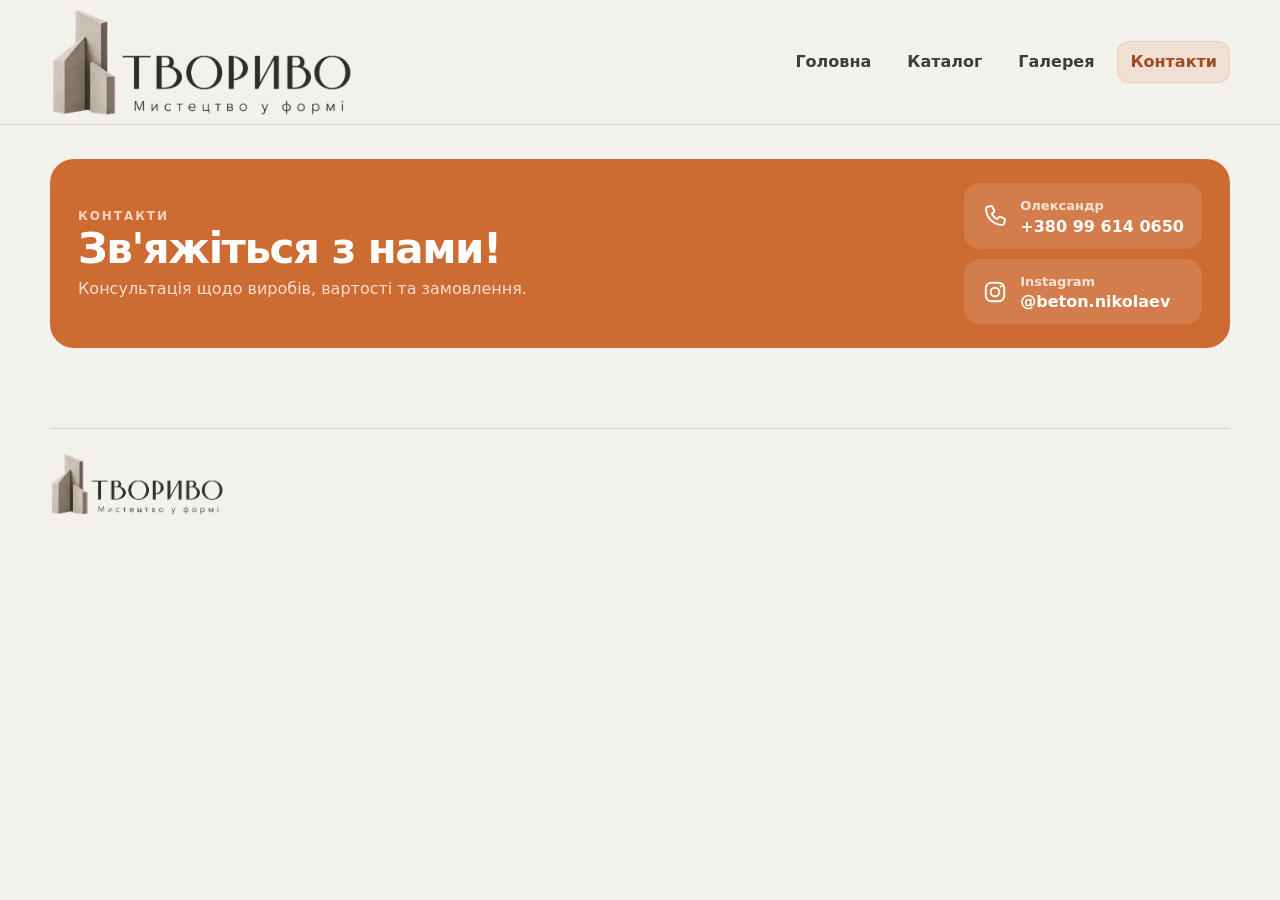
<file: src/contacts.html>
<!DOCTYPE html>

<html lang="uk">
<head>
<meta charset="utf-8"/>
<meta content="width=device-width, initial-scale=1" name="viewport"/>
<meta content="Контакти ТВОРИВО для консультації та замовлення виробів з бетону. Телефон: +380 99 614 0650. Instagram: @beton.nikolaev." name="description"/>
<title>Контакти ТВОРИВО — замовлення виробів з бетону</title>
<link href="assets/css/style.css" rel="stylesheet"/>
<meta content="index, follow, max-image-preview:large, max-snippet:-1, max-video-preview:-1" name="robots"/><link href="https://tvoryvo.uk/contacts.html" rel="canonical"/><link href="/assets/img/logo-mark.png" rel="icon" type="image/png"/><meta content="uk_UA" property="og:locale"/><meta content="website" property="og:type"/><meta content="ТВОРИВО" property="og:site_name"/><meta content="Контакти ТВОРИВО — замовлення виробів з бетону" property="og:title"/><meta content="Контакти ТВОРИВО для консультації та замовлення виробів з бетону. Телефон: +380 99 614 0650. Instagram: @beton.nikolaev." property="og:description"/><meta content="https://tvoryvo.uk/contacts.html" property="og:url"/><meta content="https://tvoryvo.uk/assets/img/og-cover.jpg" property="og:image"/><meta content="1200" property="og:image:width"/><meta content="630" property="og:image:height"/><meta content="ТВОРИВО — Мистецтво у формі" property="og:image:alt"/><meta content="summary_large_image" name="twitter:card"/><meta content="Контакти ТВОРИВО — замовлення виробів з бетону" name="twitter:title"/><meta content="Контакти ТВОРИВО для консультації та замовлення виробів з бетону. Телефон: +380 99 614 0650. Instagram: @beton.nikolaev." name="twitter:description"/><meta content="https://tvoryvo.uk/assets/img/og-cover.jpg" name="twitter:image"/><script data-seo-jsonld="true" type="application/ld+json">{"@context":"https://schema.org","@type":"Organization","@id":"https://tvoryvo.uk/#organization","name":"ТВОРИВО","url":"https://tvoryvo.uk/","logo":"https://tvoryvo.uk/assets/img/logo-tvoryvo.png","image":"https://tvoryvo.uk/assets/img/og-cover.jpg","description":"Художні та утилітарні вироби з бетону для приватних і громадських просторів.","contactPoint":{"@type":"ContactPoint","telephone":"+380996140650","contactType":"sales","availableLanguage":["uk"]},"sameAs":["https://www.instagram.com/beton.nikolaev"]}</script><script data-seo-jsonld="true" type="application/ld+json">{"@context":"https://schema.org","@type":"ContactPage","@id":"https://tvoryvo.uk/contacts.html#webpage","url":"https://tvoryvo.uk/contacts.html","name":"Контакти ТВОРИВО — замовлення виробів з бетону","description":"Контакти ТВОРИВО для консультації та замовлення виробів з бетону. Телефон: +380 99 614 0650. Instagram: @beton.nikolaev.","inLanguage":"uk-UA","mainEntity":{"@id":"https://tvoryvo.uk/#organization"}}</script><script data-seo-jsonld="true" type="application/ld+json">{"@context":"https://schema.org","@type":"BreadcrumbList","@id":"https://tvoryvo.uk/contacts.html#breadcrumb","itemListElement":[{"@type":"ListItem","position":1,"name":"Головна","item":"https://tvoryvo.uk/"},{"@type":"ListItem","position":2,"name":"Контакти","item":"https://tvoryvo.uk/contacts.html"}]}</script></head>
<body>
<header class="site-header">
<div class="container header-inner">
<a aria-label="ТВОРИВО — Мистецтво у формі" class="brand brand-image" href="/">
<img alt="ТВОРИВО — Мистецтво у формі" src="assets/img/logo-tvoryvo.png"/>
</a>
<nav class="nav">
<a href="/">Головна</a>
<a href="/catalog.html">Каталог</a>
<a href="/gallery.html">Галерея</a>
<a class="active" href="/contacts.html">Контакти</a>
</nav>
</div>
</header>
<main>
<section class="section contacts-page page-content-top"><div class="container"><div class="contact-panel contact-panel--compact contacts-page-panel"><div><div class="eyebrow" style="color:#f3d5c4">Контакти</div><h1 class="contacts-title contacts-title--compact">Зв'яжіться з нами!</h1><p class="contacts-copy contacts-copy--light">Консультація щодо виробів, вартості та замовлення.</p></div><div class="contact-links"><a class="contact-link" href="tel:+380996140650"><span aria-hidden="true" class="contact-icon"><svg fill="none" viewbox="0 0 24 24"><path d="M5.2 3.5 8 2.8c.7-.2 1.5.2 1.8.9l1.3 3.2c.3.7.1 1.4-.5 1.9L9 10.1a15.1 15.1 0 0 0 4.9 4.9l1.3-1.6c.5-.6 1.2-.8 1.9-.5l3.2 1.3c.7.3 1.1 1.1.9 1.8l-.7 2.8c-.2.8-.9 1.4-1.8 1.4C10.5 20.2 3.8 13.5 3.8 5.3c0-.9.6-1.6 1.4-1.8Z" stroke="currentColor" stroke-linecap="round" stroke-linejoin="round" stroke-width="1.8"></path></svg></span><span class="contact-link__copy"><span>Олександр</span><strong>+380 99 614 0650</strong></span></a><a class="contact-link" href="https://www.instagram.com/beton.nikolaev" rel="noopener noreferrer" target="_blank"><span aria-hidden="true" class="contact-icon"><svg fill="none" viewbox="0 0 24 24"><rect height="17" rx="5" stroke="currentColor" stroke-width="1.8" width="17" x="3.5" y="3.5"></rect><circle cx="12" cy="12" r="4" stroke="currentColor" stroke-width="1.8"></circle><circle cx="17.4" cy="6.8" fill="currentColor" r="1.1"></circle></svg></span><span class="contact-link__copy"><span>Instagram</span><strong>@beton.nikolaev</strong></span></a></div></div></div></section>
</main>
<footer class="footer">
<div class="container footer-inner">
<div class="footer-brand"><img alt="ТВОРИВО" src="assets/img/logo-tvoryvo.png"/></div>
</div>
</footer>
<script src="data/products.js"></script>
<script src="data/gallery.js"></script>
<script src="assets/js/common.js"></script>
<script src="assets/js/home.js"></script>
<script src="assets/js/catalog.js"></script>
<script src="assets/js/gallery.js"></script>
<script src="assets/js/router.js"></script>
</body>
</html>
</file>
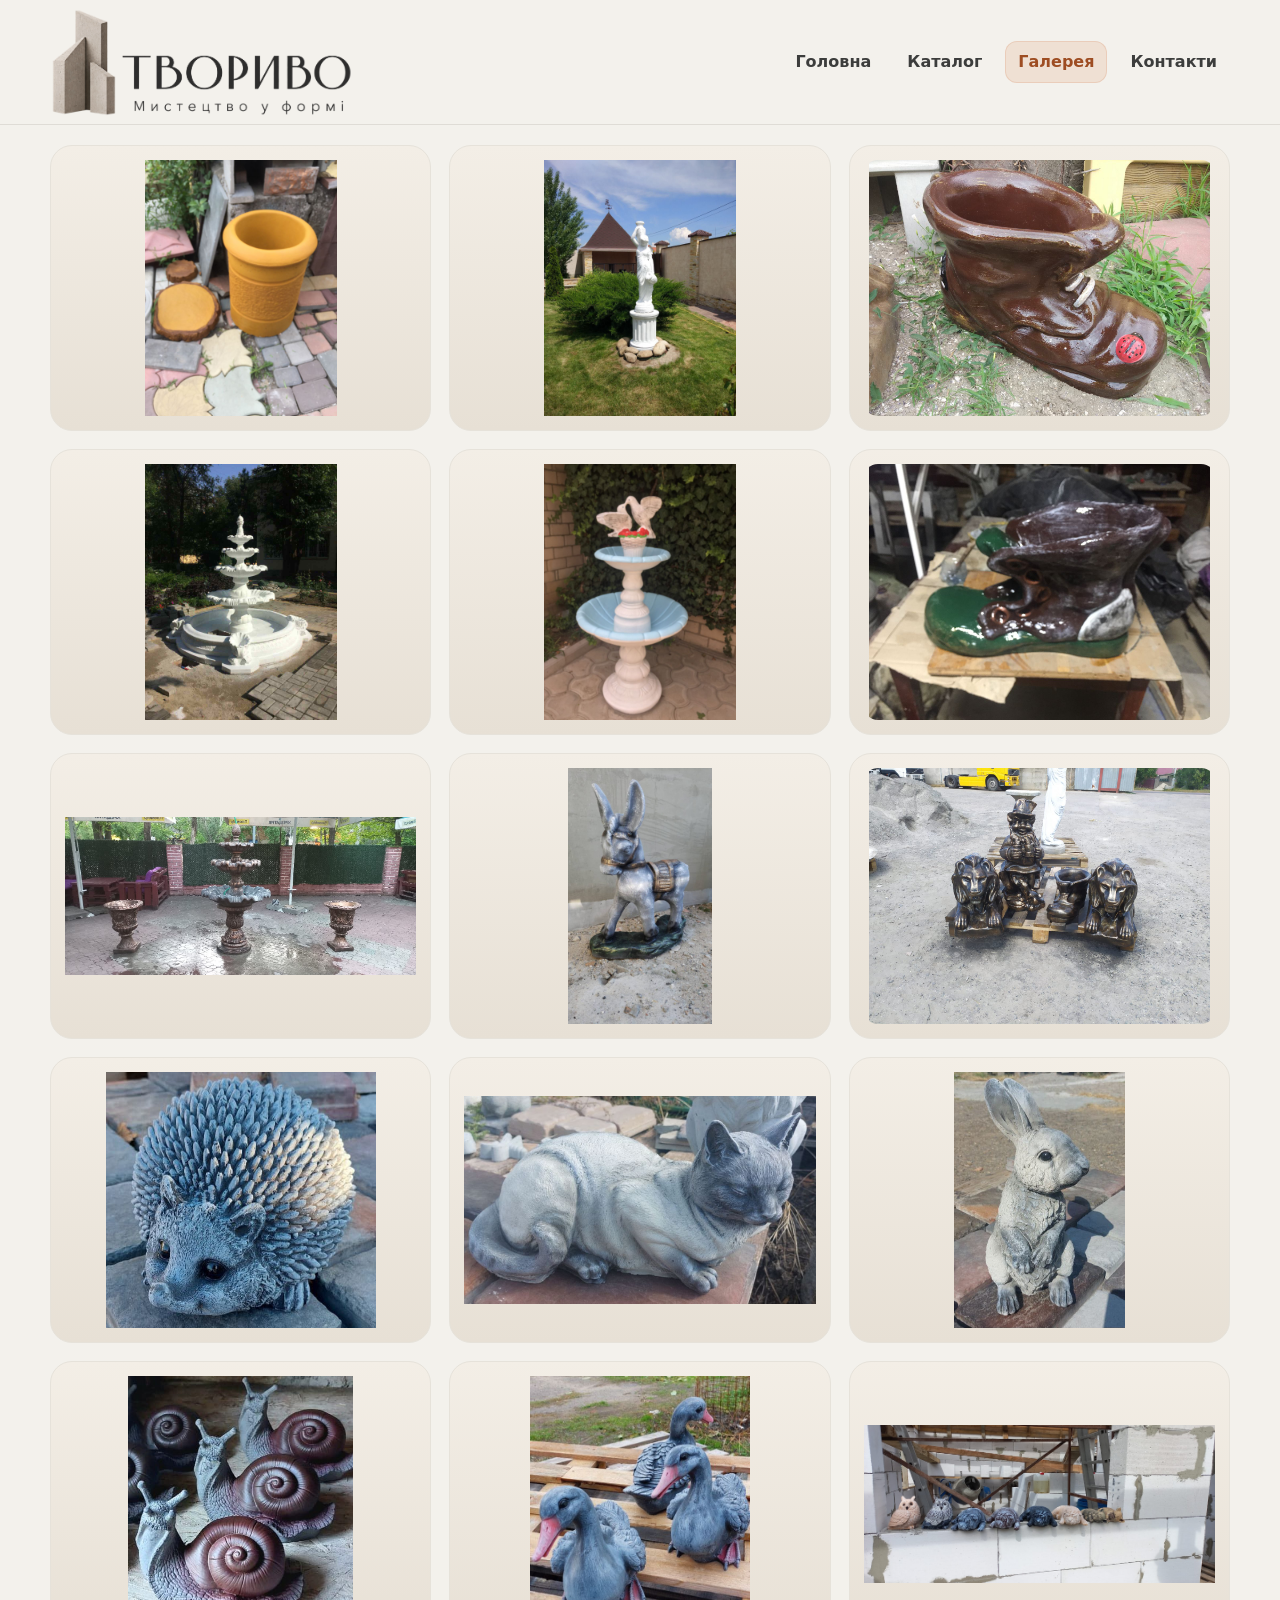
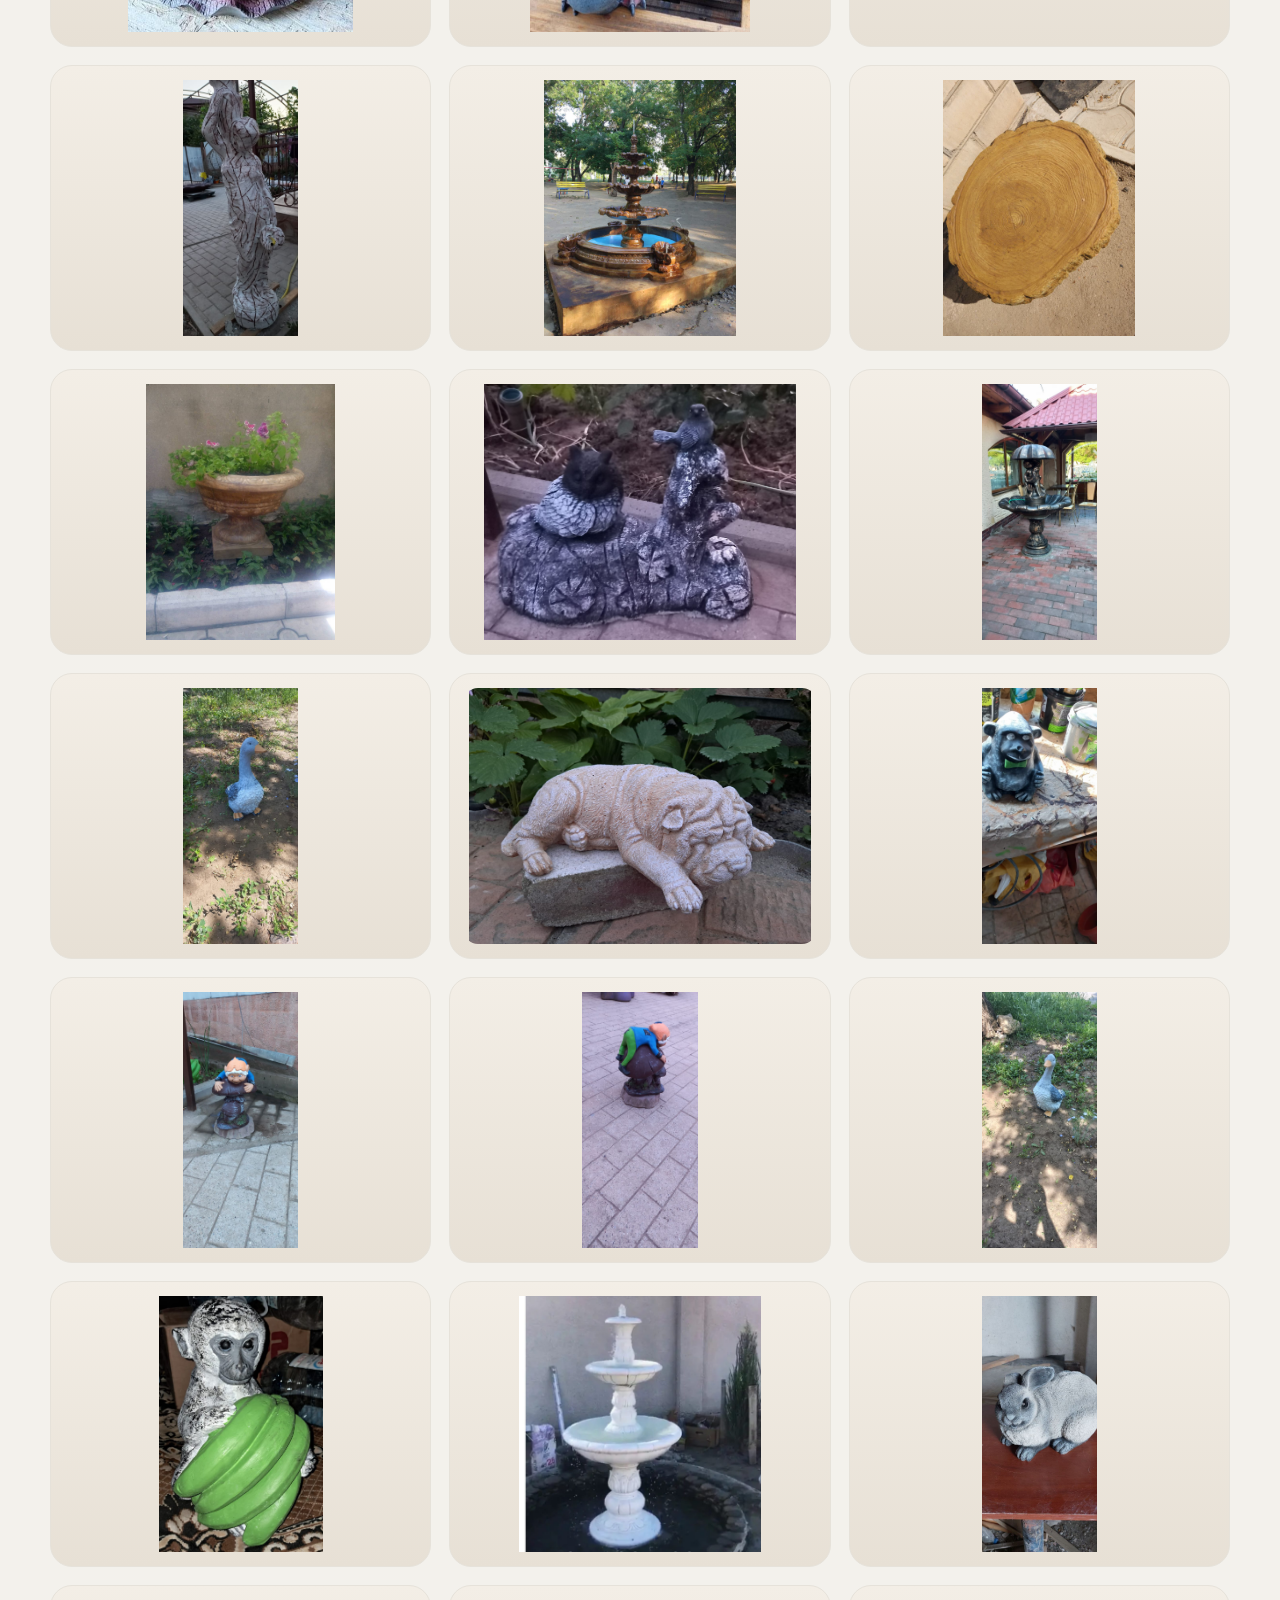
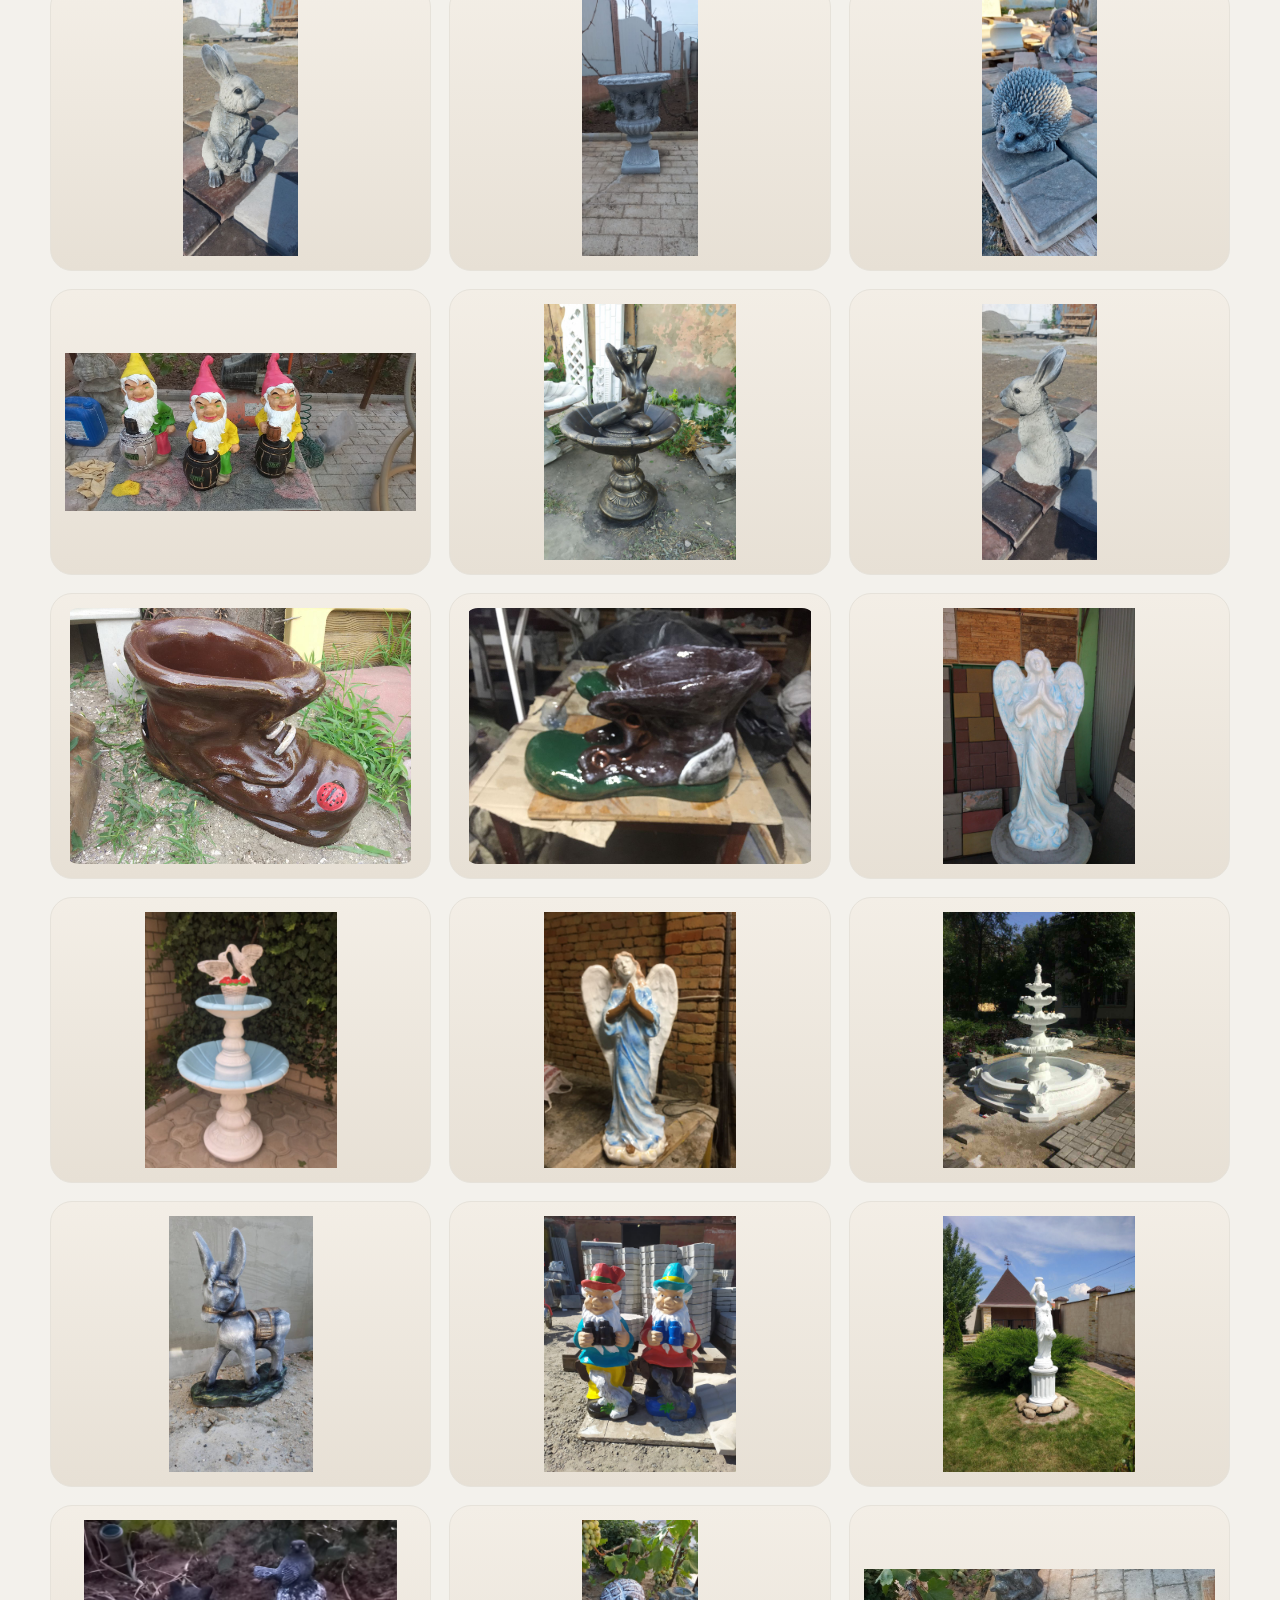
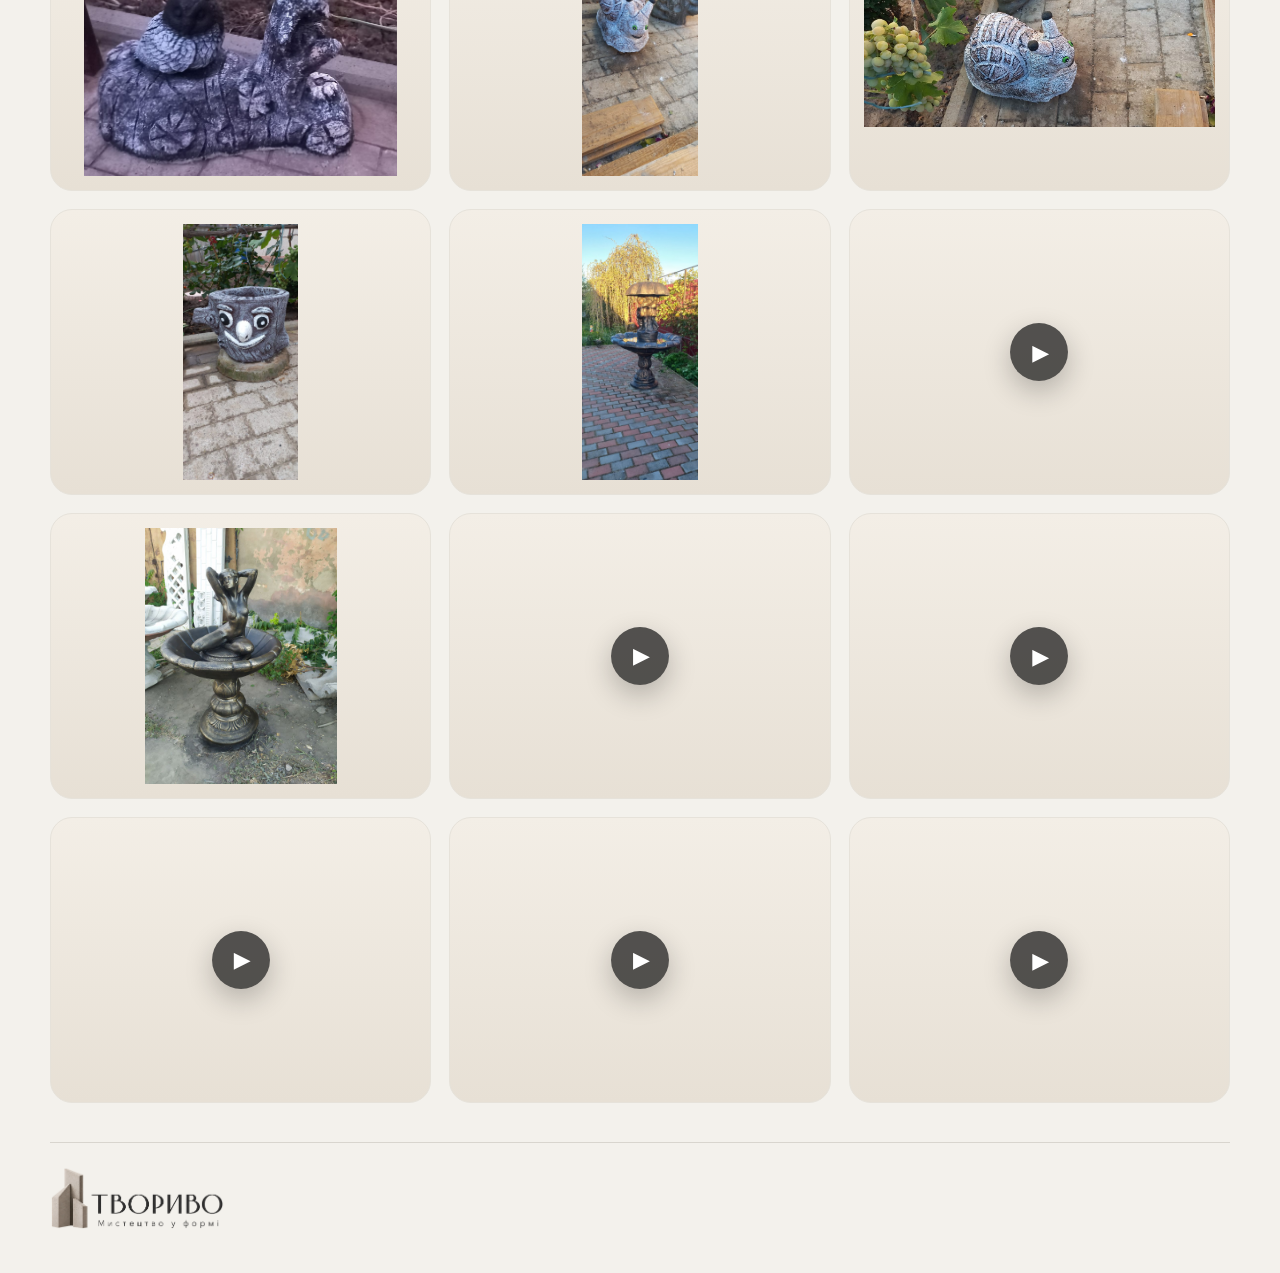
<file: src/gallery.html>
<!DOCTYPE html>

<html lang="uk">
<head>
<meta charset="utf-8"/>
<meta content="width=device-width, initial-scale=1" name="viewport"/>
<meta content="Фото та відео виконаних робіт ТВОРИВО: бетонні вазони, фонтани, садово-паркові вироби, скульптури та реалізовані об’єкти." name="description"/>
<title>Галерея виконаних робіт з бетону | ТВОРИВО</title>
<link href="assets/css/style.css" rel="stylesheet"/>
<meta content="index, follow, max-image-preview:large, max-snippet:-1, max-video-preview:-1" name="robots"/><link href="https://tvoryvo.uk/gallery.html" rel="canonical"/><link href="/assets/img/logo-mark.png" rel="icon" type="image/png"/><meta content="uk_UA" property="og:locale"/><meta content="website" property="og:type"/><meta content="ТВОРИВО" property="og:site_name"/><meta content="Галерея виконаних робіт з бетону | ТВОРИВО" property="og:title"/><meta content="Фото та відео виконаних робіт ТВОРИВО: бетонні вазони, фонтани, садово-паркові вироби, скульптури та реалізовані об’єкти." property="og:description"/><meta content="https://tvoryvo.uk/gallery.html" property="og:url"/><meta content="https://tvoryvo.uk/assets/img/og-cover.jpg" property="og:image"/><meta content="1200" property="og:image:width"/><meta content="630" property="og:image:height"/><meta content="ТВОРИВО — Мистецтво у формі" property="og:image:alt"/><meta content="summary_large_image" name="twitter:card"/><meta content="Галерея виконаних робіт з бетону | ТВОРИВО" name="twitter:title"/><meta content="Фото та відео виконаних робіт ТВОРИВО: бетонні вазони, фонтани, садово-паркові вироби, скульптури та реалізовані об’єкти." name="twitter:description"/><meta content="https://tvoryvo.uk/assets/img/og-cover.jpg" name="twitter:image"/><script data-seo-jsonld="true" type="application/ld+json">{"@context":"https://schema.org","@type":"Organization","@id":"https://tvoryvo.uk/#organization","name":"ТВОРИВО","url":"https://tvoryvo.uk/","logo":"https://tvoryvo.uk/assets/img/logo-tvoryvo.png","image":"https://tvoryvo.uk/assets/img/og-cover.jpg","description":"Художні та утилітарні вироби з бетону для приватних і громадських просторів.","contactPoint":{"@type":"ContactPoint","telephone":"+380996140650","contactType":"sales","availableLanguage":["uk"]},"sameAs":["https://www.instagram.com/beton.nikolaev"]}</script><script data-seo-jsonld="true" type="application/ld+json">{"@context":"https://schema.org","@type":"ImageGallery","@id":"https://tvoryvo.uk/gallery.html#gallery","url":"https://tvoryvo.uk/gallery.html","name":"Галерея виконаних робіт з бетону | ТВОРИВО","description":"Фото та відео виконаних робіт ТВОРИВО: бетонні вазони, фонтани, садово-паркові вироби, скульптури та реалізовані об’єкти.","inLanguage":"uk-UA","image":["https://tvoryvo.uk/gallery/WhatsApp%20Image%202026-09-25%20at%2013.52.44.jpeg","https://tvoryvo.uk/gallery/WhatsApp%20Image%202026-09-25%20at%2013.52.45.jpeg","https://tvoryvo.uk/gallery/WhatsApp%20Image%202026-09-25%20at%2013.52.46.jpeg","https://tvoryvo.uk/gallery/WhatsApp%20Image%202026-09-25%20at%2013.52.47%20(1).jpeg","https://tvoryvo.uk/gallery/WhatsApp%20Image%202026-09-25%20at%2013.52.47%20(2).jpeg","https://tvoryvo.uk/gallery/WhatsApp%20Image%202026-09-25%20at%2013.52.47%20(3).jpeg","https://tvoryvo.uk/gallery/WhatsApp%20Image%202026-09-25%20at%2013.52.47%20(4).jpeg","https://tvoryvo.uk/gallery/WhatsApp%20Image%202026-09-25%20at%2013.52.47%20(5).jpeg","https://tvoryvo.uk/gallery/WhatsApp%20Image%202026-09-25%20at%2013.52.48.jpeg","https://tvoryvo.uk/gallery/WhatsApp%20Image%202026-09-25%20at%2014.24.53.jpeg","https://tvoryvo.uk/gallery/WhatsApp%20Image%202026-09-25%20at%2014.24.54%20(1).jpeg","https://tvoryvo.uk/gallery/WhatsApp%20Image%202026-09-25%20at%2014.24.54%20(2).jpeg","https://tvoryvo.uk/gallery/WhatsApp%20Image%202026-09-25%20at%2014.24.54%20(3).jpeg","https://tvoryvo.uk/gallery/WhatsApp%20Image%202026-09-25%20at%2014.24.54.jpeg","https://tvoryvo.uk/gallery/work-002.jpeg","https://tvoryvo.uk/gallery/work-003.jpeg","https://tvoryvo.uk/gallery/work-004.jpeg","https://tvoryvo.uk/gallery/work-005.jpeg","https://tvoryvo.uk/gallery/work-006.jpeg","https://tvoryvo.uk/gallery/work-010.jpeg","https://tvoryvo.uk/gallery/work-011.jpeg","https://tvoryvo.uk/gallery/work-012.jpeg","https://tvoryvo.uk/gallery/work-013.jpeg","https://tvoryvo.uk/gallery/work-014.jpeg","https://tvoryvo.uk/gallery/work-015.jpeg","https://tvoryvo.uk/gallery/work-016.jpeg","https://tvoryvo.uk/gallery/work-017.jpeg","https://tvoryvo.uk/gallery/work-018.jpeg","https://tvoryvo.uk/gallery/work-019.jpeg","https://tvoryvo.uk/gallery/work-020.jpeg","https://tvoryvo.uk/gallery/work-021.jpeg","https://tvoryvo.uk/gallery/work-022.jpeg","https://tvoryvo.uk/gallery/work-023.jpeg","https://tvoryvo.uk/gallery/work-024.jpeg","https://tvoryvo.uk/gallery/work-025.jpeg","https://tvoryvo.uk/gallery/work-026.jpeg","https://tvoryvo.uk/gallery/work-027.jpeg","https://tvoryvo.uk/gallery/work-028.jpeg","https://tvoryvo.uk/gallery/work-029.jpeg","https://tvoryvo.uk/gallery/work-030.jpeg","https://tvoryvo.uk/gallery/work-031.jpeg","https://tvoryvo.uk/gallery/work-032.jpeg","https://tvoryvo.uk/gallery/work-033.jpeg","https://tvoryvo.uk/gallery/work-034.jpeg","https://tvoryvo.uk/gallery/work-035.jpeg","https://tvoryvo.uk/gallery/work-036.jpeg","https://tvoryvo.uk/gallery/work-037.jpeg","https://tvoryvo.uk/gallery/work-038.jpeg","https://tvoryvo.uk/gallery/work-039.jpeg","https://tvoryvo.uk/gallery/work-040.jpeg"]}</script><script data-seo-jsonld="true" type="application/ld+json">{"@context":"https://schema.org","@type":"BreadcrumbList","@id":"https://tvoryvo.uk/gallery.html#breadcrumb","itemListElement":[{"@type":"ListItem","position":1,"name":"Головна","item":"https://tvoryvo.uk/"},{"@type":"ListItem","position":2,"name":"Галерея","item":"https://tvoryvo.uk/gallery.html"}]}</script></head>
<body>
<header class="site-header">
<div class="container header-inner">
<a aria-label="ТВОРИВО — Мистецтво у формі" class="brand brand-image" href="/">
<img alt="ТВОРИВО — Мистецтво у формі" src="assets/img/logo-tvoryvo.png"/>
</a>
<nav class="nav">
<a href="/">Головна</a>
<a href="/catalog.html">Каталог</a>
<a class="active" href="/gallery.html">Галерея</a>
<a href="/contacts.html">Контакти</a>
</nav>
</div>
</header>
<main>
<section class="section gallery-section page-content-top">
<div class="container">
<div class="gallery-grid" id="gallery-grid"><button aria-label="Відкрити фото" class="gallery-card" data-gallery-index="0" type="button"><img alt="Виконана робота 1" class="gallery-thumb-media" loading="lazy" src="gallery/WhatsApp Image 2026-09-25 at 13.52.44.jpeg"/></button><button aria-label="Відкрити фото" class="gallery-card" data-gallery-index="1" type="button"><img alt="Виконана робота 2" class="gallery-thumb-media" loading="lazy" src="gallery/WhatsApp Image 2026-09-25 at 13.52.45.jpeg"/></button><button aria-label="Відкрити фото" class="gallery-card" data-gallery-index="2" type="button"><img alt="Виконана робота 3" class="gallery-thumb-media" loading="lazy" src="gallery/WhatsApp Image 2026-09-25 at 13.52.46.jpeg"/></button><button aria-label="Відкрити фото" class="gallery-card" data-gallery-index="3" type="button"><img alt="Виконана робота 4" class="gallery-thumb-media" loading="lazy" src="gallery/WhatsApp Image 2026-09-25 at 13.52.47 (1).jpeg"/></button><button aria-label="Відкрити фото" class="gallery-card" data-gallery-index="4" type="button"><img alt="Виконана робота 5" class="gallery-thumb-media" loading="lazy" src="gallery/WhatsApp Image 2026-09-25 at 13.52.47 (2).jpeg"/></button><button aria-label="Відкрити фото" class="gallery-card" data-gallery-index="5" type="button"><img alt="Виконана робота 6" class="gallery-thumb-media" loading="lazy" src="gallery/WhatsApp Image 2026-09-25 at 13.52.47 (3).jpeg"/></button><button aria-label="Відкрити фото" class="gallery-card" data-gallery-index="6" type="button"><img alt="Виконана робота 7" class="gallery-thumb-media" loading="lazy" src="gallery/WhatsApp Image 2026-09-25 at 13.52.47 (4).jpeg"/></button><button aria-label="Відкрити фото" class="gallery-card" data-gallery-index="7" type="button"><img alt="Виконана робота 8" class="gallery-thumb-media" loading="lazy" src="gallery/WhatsApp Image 2026-09-25 at 13.52.47 (5).jpeg"/></button><button aria-label="Відкрити фото" class="gallery-card" data-gallery-index="8" type="button"><img alt="Виконана робота 9" class="gallery-thumb-media" loading="lazy" src="gallery/WhatsApp Image 2026-09-25 at 13.52.48.jpeg"/></button><button aria-label="Відкрити фото" class="gallery-card" data-gallery-index="9" type="button"><img alt="Виконана робота 10" class="gallery-thumb-media" loading="lazy" src="gallery/WhatsApp Image 2026-09-25 at 14.24.53.jpeg"/></button><button aria-label="Відкрити фото" class="gallery-card" data-gallery-index="10" type="button"><img alt="Виконана робота 11" class="gallery-thumb-media" loading="lazy" src="gallery/WhatsApp Image 2026-09-25 at 14.24.54 (1).jpeg"/></button><button aria-label="Відкрити фото" class="gallery-card" data-gallery-index="11" type="button"><img alt="Виконана робота 12" class="gallery-thumb-media" loading="lazy" src="gallery/WhatsApp Image 2026-09-25 at 14.24.54 (2).jpeg"/></button><button aria-label="Відкрити фото" class="gallery-card" data-gallery-index="12" type="button"><img alt="Виконана робота 13" class="gallery-thumb-media" loading="lazy" src="gallery/WhatsApp Image 2026-09-25 at 14.24.54 (3).jpeg"/></button><button aria-label="Відкрити фото" class="gallery-card" data-gallery-index="13" type="button"><img alt="Виконана робота 14" class="gallery-thumb-media" loading="lazy" src="gallery/WhatsApp Image 2026-09-25 at 14.24.54.jpeg"/></button><button aria-label="Відкрити фото" class="gallery-card" data-gallery-index="14" type="button"><img alt="Виконана робота 15" class="gallery-thumb-media" loading="lazy" src="gallery/work-002.jpeg"/></button><button aria-label="Відкрити фото" class="gallery-card" data-gallery-index="15" type="button"><img alt="Виконана робота 16" class="gallery-thumb-media" loading="lazy" src="gallery/work-003.jpeg"/></button><button aria-label="Відкрити фото" class="gallery-card" data-gallery-index="16" type="button"><img alt="Виконана робота 17" class="gallery-thumb-media" loading="lazy" src="gallery/work-004.jpeg"/></button><button aria-label="Відкрити фото" class="gallery-card" data-gallery-index="17" type="button"><img alt="Виконана робота 18" class="gallery-thumb-media" loading="lazy" src="gallery/work-005.jpeg"/></button><button aria-label="Відкрити фото" class="gallery-card" data-gallery-index="18" type="button"><img alt="Виконана робота 19" class="gallery-thumb-media" loading="lazy" src="gallery/work-006.jpeg"/></button><button aria-label="Відкрити фото" class="gallery-card" data-gallery-index="19" type="button"><img alt="Виконана робота 20" class="gallery-thumb-media" loading="lazy" src="gallery/work-010.jpeg"/></button><button aria-label="Відкрити фото" class="gallery-card" data-gallery-index="20" type="button"><img alt="Виконана робота 21" class="gallery-thumb-media" loading="lazy" src="gallery/work-011.jpeg"/></button><button aria-label="Відкрити фото" class="gallery-card" data-gallery-index="21" type="button"><img alt="Виконана робота 22" class="gallery-thumb-media" loading="lazy" src="gallery/work-012.jpeg"/></button><button aria-label="Відкрити фото" class="gallery-card" data-gallery-index="22" type="button"><img alt="Виконана робота 23" class="gallery-thumb-media" loading="lazy" src="gallery/work-013.jpeg"/></button><button aria-label="Відкрити фото" class="gallery-card" data-gallery-index="23" type="button"><img alt="Виконана робота 24" class="gallery-thumb-media" loading="lazy" src="gallery/work-014.jpeg"/></button><button aria-label="Відкрити фото" class="gallery-card" data-gallery-index="24" type="button"><img alt="Виконана робота 25" class="gallery-thumb-media" loading="lazy" src="gallery/work-015.jpeg"/></button><button aria-label="Відкрити фото" class="gallery-card" data-gallery-index="25" type="button"><img alt="Виконана робота 26" class="gallery-thumb-media" loading="lazy" src="gallery/work-016.jpeg"/></button><button aria-label="Відкрити фото" class="gallery-card" data-gallery-index="26" type="button"><img alt="Виконана робота 27" class="gallery-thumb-media" loading="lazy" src="gallery/work-017.jpeg"/></button><button aria-label="Відкрити фото" class="gallery-card" data-gallery-index="27" type="button"><img alt="Виконана робота 28" class="gallery-thumb-media" loading="lazy" src="gallery/work-018.jpeg"/></button><button aria-label="Відкрити фото" class="gallery-card" data-gallery-index="28" type="button"><img alt="Виконана робота 29" class="gallery-thumb-media" loading="lazy" src="gallery/work-019.jpeg"/></button><button aria-label="Відкрити фото" class="gallery-card" data-gallery-index="29" type="button"><img alt="Виконана робота 30" class="gallery-thumb-media" loading="lazy" src="gallery/work-020.jpeg"/></button><button aria-label="Відкрити фото" class="gallery-card" data-gallery-index="30" type="button"><img alt="Виконана робота 31" class="gallery-thumb-media" loading="lazy" src="gallery/work-021.jpeg"/></button><button aria-label="Відкрити фото" class="gallery-card" data-gallery-index="31" type="button"><img alt="Виконана робота 32" class="gallery-thumb-media" loading="lazy" src="gallery/work-022.jpeg"/></button><button aria-label="Відкрити фото" class="gallery-card" data-gallery-index="32" type="button"><img alt="Виконана робота 33" class="gallery-thumb-media" loading="lazy" src="gallery/work-023.jpeg"/></button><button aria-label="Відкрити фото" class="gallery-card" data-gallery-index="33" type="button"><img alt="Виконана робота 34" class="gallery-thumb-media" loading="lazy" src="gallery/work-024.jpeg"/></button><button aria-label="Відкрити фото" class="gallery-card" data-gallery-index="34" type="button"><img alt="Виконана робота 35" class="gallery-thumb-media" loading="lazy" src="gallery/work-025.jpeg"/></button><button aria-label="Відкрити фото" class="gallery-card" data-gallery-index="35" type="button"><img alt="Виконана робота 36" class="gallery-thumb-media" loading="lazy" src="gallery/work-026.jpeg"/></button><button aria-label="Відкрити фото" class="gallery-card" data-gallery-index="36" type="button"><img alt="Виконана робота 37" class="gallery-thumb-media" loading="lazy" src="gallery/work-027.jpeg"/></button><button aria-label="Відкрити фото" class="gallery-card" data-gallery-index="37" type="button"><img alt="Виконана робота 38" class="gallery-thumb-media" loading="lazy" src="gallery/work-028.jpeg"/></button><button aria-label="Відкрити фото" class="gallery-card" data-gallery-index="38" type="button"><img alt="Виконана робота 39" class="gallery-thumb-media" loading="lazy" src="gallery/work-029.jpeg"/></button><button aria-label="Відкрити фото" class="gallery-card" data-gallery-index="39" type="button"><img alt="Виконана робота 40" class="gallery-thumb-media" loading="lazy" src="gallery/work-030.jpeg"/></button><button aria-label="Відкрити фото" class="gallery-card" data-gallery-index="40" type="button"><img alt="Виконана робота 41" class="gallery-thumb-media" loading="lazy" src="gallery/work-031.jpeg"/></button><button aria-label="Відкрити фото" class="gallery-card" data-gallery-index="41" type="button"><img alt="Виконана робота 42" class="gallery-thumb-media" loading="lazy" src="gallery/work-032.jpeg"/></button><button aria-label="Відкрити фото" class="gallery-card" data-gallery-index="42" type="button"><img alt="Виконана робота 43" class="gallery-thumb-media" loading="lazy" src="gallery/work-033.jpeg"/></button><button aria-label="Відкрити фото" class="gallery-card" data-gallery-index="43" type="button"><img alt="Виконана робота 44" class="gallery-thumb-media" loading="lazy" src="gallery/work-034.jpeg"/></button><button aria-label="Відкрити фото" class="gallery-card" data-gallery-index="44" type="button"><img alt="Виконана робота 45" class="gallery-thumb-media" loading="lazy" src="gallery/work-035.jpeg"/></button><button aria-label="Відкрити фото" class="gallery-card" data-gallery-index="45" type="button"><img alt="Виконана робота 46" class="gallery-thumb-media" loading="lazy" src="gallery/work-036.jpeg"/></button><button aria-label="Відкрити фото" class="gallery-card" data-gallery-index="46" type="button"><img alt="Виконана робота 47" class="gallery-thumb-media" loading="lazy" src="gallery/work-037.jpeg"/></button><button aria-label="Відкрити фото" class="gallery-card" data-gallery-index="47" type="button"><img alt="Виконана робота 48" class="gallery-thumb-media" loading="lazy" src="gallery/work-038.jpeg"/></button><button aria-label="Відкрити фото" class="gallery-card" data-gallery-index="48" type="button"><img alt="Виконана робота 49" class="gallery-thumb-media" loading="lazy" src="gallery/work-039.jpeg"/></button><button aria-label="Відкрити відео" class="gallery-card" data-gallery-index="49" type="button"><video aria-hidden="true" class="gallery-thumb-media" muted="" playsinline="" preload="metadata" src="gallery/work-039.mp4"></video><span aria-hidden="true" class="gallery-play">▶</span></button><button aria-label="Відкрити фото" class="gallery-card" data-gallery-index="50" type="button"><img alt="Виконана робота 51" class="gallery-thumb-media" loading="lazy" src="gallery/work-040.jpeg"/></button><button aria-label="Відкрити відео" class="gallery-card" data-gallery-index="51" type="button"><video aria-hidden="true" class="gallery-thumb-media" muted="" playsinline="" preload="metadata" src="gallery/work-040.mp4"></video><span aria-hidden="true" class="gallery-play">▶</span></button><button aria-label="Відкрити відео" class="gallery-card" data-gallery-index="52" type="button"><video aria-hidden="true" class="gallery-thumb-media" muted="" playsinline="" preload="metadata" src="gallery/work-041.mp4"></video><span aria-hidden="true" class="gallery-play">▶</span></button><button aria-label="Відкрити відео" class="gallery-card" data-gallery-index="53" type="button"><video aria-hidden="true" class="gallery-thumb-media" muted="" playsinline="" preload="metadata" src="gallery/work-042.mp4"></video><span aria-hidden="true" class="gallery-play">▶</span></button><button aria-label="Відкрити відео" class="gallery-card" data-gallery-index="54" type="button"><video aria-hidden="true" class="gallery-thumb-media" muted="" playsinline="" preload="metadata" src="gallery/work-043.mp4"></video><span aria-hidden="true" class="gallery-play">▶</span></button><button aria-label="Відкрити відео" class="gallery-card" data-gallery-index="55" type="button"><video aria-hidden="true" class="gallery-thumb-media" muted="" playsinline="" preload="metadata" src="gallery/work-044.mp4"></video><span aria-hidden="true" class="gallery-play">▶</span></button></div>
</div>
</section>
</main>
<footer class="footer">
<div class="container footer-inner">
<div class="footer-brand"><img alt="ТВОРИВО" src="assets/img/logo-tvoryvo.png"/></div>
</div>
</footer>
<script src="data/products.js"></script>
<script src="data/gallery.js"></script>
<script src="assets/js/common.js"></script>
<script src="assets/js/home.js"></script>
<script src="assets/js/catalog.js"></script>
<script src="assets/js/gallery.js"></script>
<script src="assets/js/router.js"></script>
</body>
</html>
</file>
<file: src/assets/css/style.css>
:root {
  --bg: #f3f1ec;
  --surface: #ffffff;
  --ink: #171717;
  --muted: #6f716f;
  --line: #d8d5ce;
  --accent: #cc6b32;
  --accent-dark: #9e4d22;
  --dark: #242624;
  --radius: 22px;
  --shadow: 0 18px 50px rgba(24, 24, 22, .08);
}

* { box-sizing: border-box; }
html { scroll-behavior: smooth; }
body {
  margin: 0;
  font-family: Inter, ui-sans-serif, system-ui, -apple-system, BlinkMacSystemFont, "Segoe UI", sans-serif;
  color: var(--ink);
  background: var(--bg);
  line-height: 1.5;
}
img { max-width: 100%; display: block; }
a { color: inherit; text-decoration: none; }
button, input { font: inherit; }

.container { width: min(1180px, calc(100% - 36px)); margin: 0 auto; }

.site-header {
  position: sticky;
  top: 0;
  z-index: 20;
  backdrop-filter: blur(14px);
  background: rgba(243, 241, 236, .88);
  border-bottom: 1px solid rgba(216, 213, 206, .75);
}
.header-inner {
  min-height: 124px;
  display: flex;
  align-items: center;
  justify-content: space-between;
  gap: 24px;
}
.brand { display: flex; align-items: center; gap: 12px; font-weight: 800; letter-spacing: .08em; }
.brand-image img { display:block; height: 108px; width: auto; }
.nav { display: flex; gap: 10px; align-items: center; color: #3c3d3c; font-weight: 650; }
.nav a {
  padding: 9px 13px;
  border-radius: 12px;
  transition: color .18s ease, background .18s ease, box-shadow .18s ease;
}
.nav a:hover {
  color: var(--accent-dark);
  background: rgba(204,107,50,.07);
}
.nav a.active {
  color: var(--accent-dark);
  background: rgba(204,107,50,.13);
  box-shadow: inset 0 0 0 1px rgba(204,107,50,.16);
}
.page-content-top { padding-top: 34px; }

.hero { padding: 74px 0 54px; }
.hero-grid {
  display: grid;
  grid-template-columns: 1.1fr .9fr;
  gap: 36px;
  align-items: stretch;
}
.hero-copy, .hero-art {
  border-radius: 32px;
  overflow: hidden;
  min-height: 510px;
}
.hero-copy {
  background: var(--dark);
  color: white;
  padding: clamp(36px, 6vw, 72px);
  display: flex;
  flex-direction: column;
  justify-content: center;
}
.eyebrow { text-transform: uppercase; letter-spacing: .16em; font-size: 12px; font-weight: 800; color: #d7b29c; }
h1 { font-size: clamp(46px, 7vw, 88px); line-height: .95; margin: 18px 0 22px; letter-spacing: -.045em; }
.hero-copy p { max-width: 610px; color: #d6d7d5; font-size: 18px; }
.hero-actions { display: flex; flex-wrap: wrap; gap: 12px; margin-top: 28px; }
.btn {
  display: inline-flex; align-items: center; justify-content: center;
  min-height: 48px; padding: 0 20px; border-radius: 999px;
  border: 1px solid transparent; font-weight: 800; cursor: pointer;
}
.btn-primary { background: var(--accent); color: white; }
.btn-primary:hover { background: var(--accent-dark); }
.btn-light { border-color: #5f625e; color: white; }
.btn-light:hover { background: rgba(255,255,255,.08); }
.hero-art {
  background: linear-gradient(160deg, #ebe6de, #d8d1c6);
  position: relative;
  display: grid;
  place-items: center;
  padding: 40px;
}
.hero-art::before, .hero-art::after { content: none; }
.hero-mark { width: min(100%, 420px); height: auto; filter: drop-shadow(0 18px 30px rgba(36,38,36,.12)); }

.section { padding: 5px 0; }
.section-head { display: flex; justify-content: space-between; gap: 24px; align-items: end; margin-bottom: 26px; }
.section-head h2 { margin: 0; font-size: clamp(34px, 4vw, 54px); letter-spacing: -.035em; }
.section-head p { margin: 0; color: var(--muted); max-width: 520px; }

.cards { display: grid; grid-template-columns: repeat(4, 1fr); gap: 18px; }
.product-card {
  background: var(--surface); border-radius: var(--radius); overflow: hidden;
  border: 1px solid #e6e2da; transition: transform .2s ease, box-shadow .2s ease;
  cursor: pointer;
}
.product-card:hover { transform: translateY(-4px); box-shadow: var(--shadow); }
.product-card:focus-visible { outline: 3px solid rgba(204,107,50,.28); outline-offset: 2px; }
.product-media {
  aspect-ratio: 4/3;
  display: flex;
  align-items: center;
  justify-content: center;
  padding: 16px;
  background: linear-gradient(180deg, #f3eee6, #e7e0d5);
}
.product-image { width: 100%; height: 100%; object-fit: contain; background: transparent; }
.product-body { padding: 18px; }
.product-category { color: var(--accent-dark); font-size: 12px; text-transform: uppercase; letter-spacing: .08em; font-weight: 800; }
.product-name { font-size: 20px; margin: 6px 0 8px; line-height: 1.2; }
.product-details {
  color: #4f514f;
  font-size: 14px;
  line-height: 1.55;
  margin-top: 10px;
}
#catalog-grid.cards { grid-template-columns: repeat(3, 1fr); }
.catalog-note {
  margin: 0 0 12px;
  padding: 12px 16px;
  border: 1px solid #e0dbd2;
  border-radius: 16px;
  background: rgba(255,255,255,.68);
  color: var(--muted);
  font-size: 14px;
}
.catalog-note strong { color: var(--ink); }

.works-grid { display: grid; grid-template-columns: 1.2fr .8fr .8fr; gap: 18px; }
.work { overflow: hidden; border-radius: 24px; min-height: 280px; background: #d4d0c7; }
.work:first-child { grid-row: span 2; min-height: 578px; }
.work img { width: 100%; height: 100%; object-fit: cover; }

.contact-panel {
  background: var(--accent); color: white; border-radius: 30px; padding: clamp(34px, 6vw, 62px);
  display: grid; grid-template-columns: 1.2fr .8fr; gap: 32px; align-items: end;
}
.contact-panel h2 { margin: 0 0 12px; font-size: clamp(36px, 5vw, 62px); letter-spacing: -.04em; }
.contact-links { display: grid; gap: 10px; }
.contact-links a { padding: 15px 18px; border-radius: 16px; background: rgba(255,255,255,.12); font-weight: 750; }
.contact-links a:hover { background: rgba(255,255,255,.2); }

.catalog-hero { padding: 5px 0 0px; }
.catalog-hero h1 { color: var(--ink); font-size: clamp(48px, 7vw, 80px); margin-bottom: 12px; }
.catalog-hero p { color: var(--muted); max-width: 700px; }

.catalog-tools {
  display: grid; gap: 10px;
  padding: 12px 14px; border-radius: 18px; background: rgba(255,255,255,.66); border: 1px solid #e2ddd5;
  margin-bottom: 10px;
}
.catalog-search-row {
  display: grid;
  grid-template-columns: minmax(0, 1fr) auto;
  gap: 14px;
  align-items: center;
}
.search-wrap { position: relative; }
.search-wrap input {
  width: 100%; height: 52px; border-radius: 16px; border: 1px solid var(--line);
  background: white; padding: 0 18px 0 46px; outline: none;
}
.search-wrap input:focus { border-color: var(--accent); box-shadow: 0 0 0 3px rgba(204,107,50,.14); }
.search-icon { position: absolute; left: 17px; top: 50%; transform: translateY(-50%); color: #777; }
.filters { display: flex; gap: 8px; flex-wrap: wrap; }
.filter-btn {
  border: 1px solid var(--line); background: white; border-radius: 999px; padding: 8px 13px;
  cursor: pointer; font-weight: 750;
}
.filter-btn.active { background: var(--dark); color: white; border-color: var(--dark); }
.results-meta {
  color: var(--muted);
  margin: 0;
  white-space: nowrap;
  font-size: 14px;
}
.empty { padding: 50px 20px; text-align: center; background: white; border-radius: 22px; color: var(--muted); }

.footer { padding: 34px 0 44px; color: var(--muted); font-size: 14px; }
.footer-inner { display: flex; justify-content: space-between; align-items: center; gap: 20px; border-top: 1px solid var(--line); padding-top: 24px; }
.footer-brand img { height: 62px; width: auto; display: block; }

@media (max-width: 950px) {
  .hero-grid, .contact-panel { grid-template-columns: 1fr; }
  .hero-art { min-height: 360px; }
  .cards, #catalog-grid.cards { grid-template-columns: repeat(2, 1fr); }
  .works-grid { grid-template-columns: 1fr 1fr; }
  .work:first-child { grid-column: span 2; grid-row: auto; min-height: 420px; }
}
@media (max-width: 680px) {
  .header-inner { min-height: 98px; }
  .brand-image img { height: 76px; }
  .nav { gap: 6px; font-size: 14px; }
  .hero { padding-top: 28px; }
  .hero-copy, .hero-art { min-height: auto; }
  .hero-copy { padding: 38px 26px; }
  .hero-art { min-height: 300px; }
  .cards, #catalog-grid.cards, .works-grid { grid-template-columns: 1fr; }
  .work:first-child { grid-column: auto; min-height: 320px; }
  .work { min-height: 260px; }
  .section { padding: 42px 0; }
  .section-head { align-items: start; flex-direction: column; }
  .footer-inner { flex-direction: column; }
}


body.modal-open { overflow: hidden; }
.product-modal {
  position: fixed; inset: 0; z-index: 100;
  display: none;
}
.product-modal.is-open { display: block; }
.product-modal__backdrop {
  position: absolute; inset: 0;
  background: rgba(23, 23, 23, .55);
  backdrop-filter: blur(4px);
}
.product-modal__dialog {
  position: relative;
  width: min(1040px, calc(100% - 32px));
  max-height: calc(100vh - 40px);
  overflow: auto;
  margin: 20px auto;
  background: var(--surface);
  border-radius: 28px;
  box-shadow: 0 30px 80px rgba(0,0,0,.24);
}
.product-modal__close {
  position: sticky; top: 12px; margin-left: auto; margin-right: 12px; margin-top: 12px;
  width: 44px; height: 44px; border: 0; border-radius: 999px; background: rgba(23,23,23,.08);
  font-size: 28px; line-height: 1; cursor: pointer; z-index: 2; display: grid; place-items: center;
}
.product-modal__grid {
  display: grid; grid-template-columns: minmax(0, 1.1fr) minmax(320px, .9fr); gap: 28px;
  padding: 8px 28px 28px; align-items: start;
}
.product-modal__media {
  min-height: 420px; border-radius: 24px; background: linear-gradient(180deg, #f3eee6, #e7e0d5);
  display: flex; align-items: center; justify-content: center; padding: 24px;
}
.product-modal__image { width: 100%; max-height: 70vh; object-fit: contain; }
.product-modal__category { color: var(--accent-dark); font-size: 12px; text-transform: uppercase; letter-spacing: .08em; font-weight: 800; margin-top: 10px; }
.product-modal__title { margin: 10px 0 14px; font-size: clamp(28px, 4vw, 44px); line-height: 1.05; letter-spacing: -.03em; }
.product-modal__details { color: #444; line-height: 1.7; font-size: 16px; }

@media (max-width: 950px) {
  .product-modal__grid { grid-template-columns: 1fr; }
}
@media (max-width: 680px) {
  .product-media { padding: 12px; }
  .product-modal__dialog { width: min(100% - 16px, 1000px); margin: 8px auto; max-height: calc(100vh - 16px); }
  .product-modal__grid { padding: 6px 16px 20px; gap: 16px; }
  .product-modal__media { min-height: 260px; padding: 16px; }
  .product-modal__details { font-size: 15px; }
}

/* Gallery */
.gallery-section { padding-top: 20px; }
.gallery-grid {
  display: grid;
  grid-template-columns: repeat(3, minmax(0, 1fr));
  gap: 18px;
}
.gallery-card {
  position: relative;
  width: 100%;
  aspect-ratio: 4 / 3;
  border: 1px solid #e6e2da;
  border-radius: var(--radius);
  background: linear-gradient(180deg, #f3eee6, #e7e0d5);
  padding: 14px;
  overflow: hidden;
  cursor: pointer;
  transition: transform .2s ease, box-shadow .2s ease;
}
.gallery-card:hover { transform: translateY(-4px); box-shadow: var(--shadow); }
.gallery-card:focus-visible { outline: 3px solid rgba(204,107,50,.28); outline-offset: 2px; }
.gallery-thumb-media {
  width: 100%;
  height: 100%;
  object-fit: contain;
  border-radius: 14px;
  display: block;
}
.gallery-play {
  position: absolute;
  left: 50%;
  top: 50%;
  transform: translate(-50%, -50%);
  width: 58px;
  height: 58px;
  display: grid;
  place-items: center;
  border-radius: 50%;
  background: rgba(23,23,23,.72);
  color: white;
  font-size: 22px;
  padding-left: 3px;
  box-shadow: 0 10px 28px rgba(0,0,0,.24);
  pointer-events: none;
}
.gallery-preview-item { position: relative; display: block; }
.gallery-preview-item img,
.gallery-preview-item video { width: 100%; height: 100%; object-fit: contain; background: #e7e0d5; }

.gallery-modal {
  position: fixed;
  inset: 0;
  z-index: 120;
  display: none;
}
.gallery-modal.is-open { display: block; }
.gallery-modal__backdrop {
  position: absolute;
  inset: 0;
  background: rgba(12,12,12,.86);
  backdrop-filter: blur(7px);
}
.gallery-modal__dialog {
  position: relative;
  width: 100%;
  height: 100%;
  display: grid;
  place-items: center;
  padding: 28px 76px;
}
.gallery-modal__stage {
  width: min(1400px, 100%);
  height: 100%;
  display: flex;
  align-items: center;
  justify-content: center;
}
.gallery-modal__media {
  max-width: 100%;
  max-height: calc(100vh - 56px);
  width: auto;
  height: auto;
  object-fit: contain;
  border-radius: 10px;
  box-shadow: 0 24px 70px rgba(0,0,0,.34);
}
.gallery-modal__close,
.gallery-modal__nav {
  position: absolute;
  z-index: 2;
  border: 0;
  color: white;
  background: rgba(255,255,255,.13);
  backdrop-filter: blur(8px);
  cursor: pointer;
}
.gallery-modal__close {
  right: 22px;
  top: 20px;
  width: 48px;
  height: 48px;
  border-radius: 50%;
  font-size: 30px;
  line-height: 1;
}
.gallery-modal__nav {
  top: 50%;
  transform: translateY(-50%);
  width: 52px;
  height: 72px;
  border-radius: 18px;
  font-size: 44px;
  line-height: 1;
}
.gallery-modal__prev { left: 16px; }
.gallery-modal__next { right: 16px; }
.gallery-modal__close:hover,
.gallery-modal__nav:hover { background: rgba(255,255,255,.22); }

@media (max-width: 950px) {
  .gallery-grid { grid-template-columns: repeat(2, minmax(0, 1fr)); }
}
@media (max-width: 760px) {
  .header-inner {
    min-height: auto;
    padding: 10px 0 12px;
    flex-direction: column;
    align-items: flex-start;
    gap: 6px;
  }
  .brand-image img { height: 70px; }
  .nav {
    width: 100%;
    gap: 16px;
    font-size: 14px;
    overflow-x: auto;
    white-space: nowrap;
    padding-bottom: 3px;
  }
}
@media (max-width: 680px) {
  .gallery-grid { grid-template-columns: 1fr; }
  .gallery-card { padding: 10px; }
  .gallery-modal__dialog { padding: 70px 12px 20px; }
  .gallery-modal__close { right: 12px; top: 12px; }
  .gallery-modal__nav { width: 44px; height: 58px; font-size: 36px; background: rgba(0,0,0,.35); }
  .gallery-modal__prev { left: 8px; }
  .gallery-modal__next { right: 8px; }
  .gallery-modal__media { max-height: calc(100vh - 90px); }
}

/* Home page compact layout */
.home-hero { padding: 42px 0 28px; }
.home-hero-grid {
  display: grid;
  grid-template-columns: minmax(300px, .78fr) minmax(0, 1.42fr);
  gap: 20px;
  align-items: stretch;
}
.hero-copy--compact {
  min-height: 360px;
  padding: clamp(30px, 4vw, 46px);
  border-radius: 28px;
}
.hero-copy--compact h1 {
  font-size: clamp(40px, 5vw, 64px);
  margin: 14px 0 16px;
}
.hero-copy--compact p {
  font-size: 16px;
  margin: 0;
}
.hero-copy--compact .hero-actions { margin-top: 22px; }

.featured-panel {
  background: rgba(255,255,255,.72);
  border: 1px solid #e2ddd5;
  border-radius: 28px;
  padding: 16px;
  min-width: 0;
}
.featured-panel__head {
  display: flex;
  align-items: baseline;
  justify-content: space-between;
  gap: 16px;
  padding: 2px 2px 12px;
}
.featured-panel__head h2 {
  margin: 0;
  font-size: clamp(24px, 2.7vw, 34px);
  letter-spacing: -.03em;
}
.featured-panel__head a { font-weight: 750; color: var(--accent-dark); white-space: nowrap; }
.featured-products {
  display: grid;
  grid-template-columns: repeat(2, minmax(0, 1fr));
  gap: 12px;
}
.featured-products .product-card { border-radius: 18px; }
.featured-products .product-media { aspect-ratio: 16 / 10; padding: 10px; }
.featured-products .product-body { padding: 11px 12px 12px; }
.featured-products .product-category { display: none; }
.featured-products .product-name {
  font-size: 16px;
  margin: 0;
  white-space: nowrap;
  overflow: hidden;
  text-overflow: ellipsis;
}
.featured-products .product-details { display: none; }

/* Shape-aware home gallery collage */
.works-grid--smart {
  display: grid;
  grid-template-columns: repeat(3, minmax(0, 1fr));
  grid-template-rows: repeat(6, 58px);
  gap: 12px;
  grid-auto-flow: dense;
}
.works-grid--smart .gallery-preview-item {
  position: relative;
  min-height: 0;
  overflow: hidden;
  border-radius: 20px;
  border: 0;
  padding: 0;
  background: #ddd7cd;
  cursor: pointer;
  box-shadow: none;
  transition: transform .2s ease, box-shadow .2s ease;
}
.works-grid--smart .gallery-preview-item:hover {
  transform: translateY(-3px);
  box-shadow: var(--shadow);
}
.works-grid--smart .gallery-preview-item img,
.works-grid--smart .gallery-preview-item video {
  width: 100%;
  height: 100%;
  object-fit: cover;
  display: block;
}
.preview-slot--tall { grid-column: 1; grid-row: 1 / span 6; }
.preview-slot--wide-a { grid-column: 2; grid-row: 1 / span 3; }
.preview-slot--wide-b { grid-column: 2; grid-row: 4 / span 3; }
.preview-slot--small-a { grid-column: 3; grid-row: 1 / span 2; }
.preview-slot--small-b { grid-column: 3; grid-row: 3 / span 2; }
.preview-slot--small-c { grid-column: 3; grid-row: 5 / span 2; }

.section--contacts { padding-top: 32px; padding-bottom: 44px; }
.contact-panel--compact {
  grid-template-columns: minmax(0, 1fr) auto;
  align-items: center;
  gap: 22px;
  padding: 24px 28px;
  border-radius: 24px;
}
.contact-panel--compact h2 {
  font-size: clamp(28px, 3.5vw, 42px);
  margin: 2px 0 0;
}
.contact-panel--compact .contact-links { min-width: 0; }
.contact-panel--compact .contact-links a {
  padding: 13px 18px;
  white-space: nowrap;
}

@media (max-width: 950px) {
  .home-hero-grid { grid-template-columns: 1fr; }
  .hero-copy--compact { min-height: auto; }
  .featured-products { grid-template-columns: repeat(2, minmax(0, 1fr)); }
  .works-grid--smart {
    grid-template-columns: repeat(2, minmax(0, 1fr));
    grid-template-rows: repeat(9, 56px);
  }
  .preview-slot--tall { grid-column: 1; grid-row: 1 / span 6; }
  .preview-slot--wide-a { grid-column: 2; grid-row: 1 / span 3; }
  .preview-slot--wide-b { grid-column: 2; grid-row: 4 / span 3; }
  .preview-slot--small-a { grid-column: 1; grid-row: 7 / span 3; }
  .preview-slot--small-b { grid-column: 2; grid-row: 7 / span 3; }
  .preview-slot--small-c { display: none; }
}

@media (max-width: 680px) {
  .home-hero { padding-top: 22px; }
  .hero-copy--compact { padding: 30px 24px; }
  .featured-panel { padding: 12px; }
  .featured-panel__head { align-items: center; }
  .featured-panel__head a { font-size: 14px; }
  .featured-products { grid-template-columns: repeat(2, minmax(0, 1fr)); gap: 10px; }
  .featured-products .product-media { aspect-ratio: 4 / 3; }
  .featured-products .product-name { font-size: 14px; }
  .works-grid--smart {
    grid-template-columns: repeat(2, minmax(0, 1fr));
    grid-template-rows: repeat(8, 52px);
    gap: 10px;
  }
  .preview-slot--tall { grid-column: 1; grid-row: 1 / span 5; }
  .preview-slot--wide-a { grid-column: 2; grid-row: 1 / span 2; }
  .preview-slot--wide-b { grid-column: 2; grid-row: 3 / span 3; }
  .preview-slot--small-a { grid-column: 1; grid-row: 6 / span 3; }
  .preview-slot--small-b { grid-column: 2; grid-row: 6 / span 3; }
  .preview-slot--small-c { display: none; }
  .contact-panel--compact {
    grid-template-columns: 1fr;
    gap: 14px;
    padding: 22px;
  }
  .contact-panel--compact .contact-links a { white-space: normal; text-align: center; }
}

@media (max-width: 680px) {
  .nav a { padding: 7px 9px; border-radius: 10px; }
  .page-content-top { padding-top: 24px; }
}

@media (max-width: 680px) {
  .catalog-tools { padding: 10px; gap: 8px; margin-bottom: 8px; }
  .catalog-search-row { grid-template-columns: minmax(0, 1fr) auto; gap: 8px; }
  .results-meta { font-size: 12px; }
  .search-wrap input { height: 48px; }
  .catalog-note { margin-bottom: 10px; padding: 11px 13px; }
}


/* Contacts page and soft page navigation */
#contacts { scroll-margin-top: 150px; }
html.is-navigating main { opacity: .55; }
main { transition: opacity .12s ease; }
.contacts-page { min-height: min(520px, calc(100vh - 260px)); display: flex; align-items: center; }
.contacts-card {
  display: grid;
  grid-template-columns: minmax(0, 1fr) auto;
  gap: 28px;
  align-items: center;
  padding: clamp(26px, 4vw, 44px);
  border-radius: 28px;
  background: var(--dark);
  color: white;
}
.contacts-title {
  margin: 7px 0 8px;
  font-size: clamp(32px, 4.5vw, 56px);
  line-height: 1;
  letter-spacing: -.035em;
}
.contacts-copy { margin: 0; color: #d6d7d5; }
.contacts-phone {
  display: grid;
  gap: 3px;
  min-width: 285px;
  padding: 18px 22px;
  border-radius: 18px;
  background: var(--accent);
  color: white;
}
.contacts-phone span { font-size: 18px; opacity: .82; }
.contacts-phone strong { font-size: 20px; }
.contacts-phone:hover { background: var(--accent-dark); }
@media (max-width: 680px) {
  #contacts { scroll-margin-top: 120px; }
  .contacts-page { min-height: 360px; }
  .contacts-card { grid-template-columns: 1fr; gap: 18px; padding: 24px; }
  .contacts-phone { min-width: 0; width: 100%; }
}

/* Reliable local contact scrolling */
.section--contacts { scroll-margin-top: 150px; }
@media (max-width: 680px) {
  .section--contacts { scroll-margin-top: 120px; }
}


/* Contact channels: phone + Instagram */
.contact-link {
  display: flex !important;
  align-items: center;
  gap: 12px;
  text-align: left;
}
.contact-icon {
  width: 26px;
  height: 26px;
  flex: 0 0 26px;
  display: inline-grid;
  place-items: center;
}
.contact-icon svg { width: 100%; height: 100%; display: block; }
.contact-link__copy,
.contacts-channel__copy {
  display: grid;
  gap: 1px;
  min-width: 0;
}
.contact-link__copy > span,
.contacts-channel__copy > span {
  font-size: 13px;
  font-weight: 650;
  opacity: .78;
}
.contact-link__copy strong,
.contacts-channel__copy strong {
  font-size: 16px;
  line-height: 1.2;
}
.contacts-methods {
  display: grid;
  gap: 12px;
  min-width: 315px;
}
.contacts-channel {
  display: flex;
  align-items: center;
  gap: 14px;
  padding: 17px 20px;
  border-radius: 18px;
  color: white;
  transition: background .18s ease, transform .18s ease;
}
.contacts-channel--phone { background: var(--accent); }
.contacts-channel--phone:hover { background: var(--accent-dark); transform: translateY(-1px); }
.contacts-channel--instagram { background: rgba(255,255,255,.12); border: 1px solid rgba(255,255,255,.14); }
.contacts-channel--instagram:hover { background: rgba(255,255,255,.2); transform: translateY(-1px); }
@media (max-width: 680px) {
  .contacts-methods { min-width: 0; width: 100%; }
  .contacts-channel { width: 100%; }
  .contact-panel--compact .contact-links a { text-align: left; }
}


/* Unified contact block styles */
.contacts-page {
  min-height: 0;
  display: block;
  padding-top: 34px;
  padding-bottom: 46px;
}
.contacts-page-panel {
  background: var(--accent);
  color: white;
}
.contacts-title--compact {
  margin: 2px 0 6px;
  font-size: clamp(28px, 3.5vw, 42px);
  line-height: 1.05;
  letter-spacing: -.035em;
}
.contacts-copy--light {
  margin: 0;
  color: rgba(255,255,255,.78);
}
.contacts-page-panel .contact-links {
  min-width: 0;
}
.contacts-page-panel .contact-link {
  padding: 13px 18px;
  white-space: nowrap;
  border-radius: 16px;
  background: rgba(255,255,255,.12);
  color: white;
}
.contacts-page-panel .contact-link:hover {
  background: rgba(255,255,255,.20);
}
@media (max-width: 680px) {
  .contacts-page { padding-top: 24px; padding-bottom: 36px; }
  .contacts-page-panel .contact-link { white-space: normal; }
}
</file>
